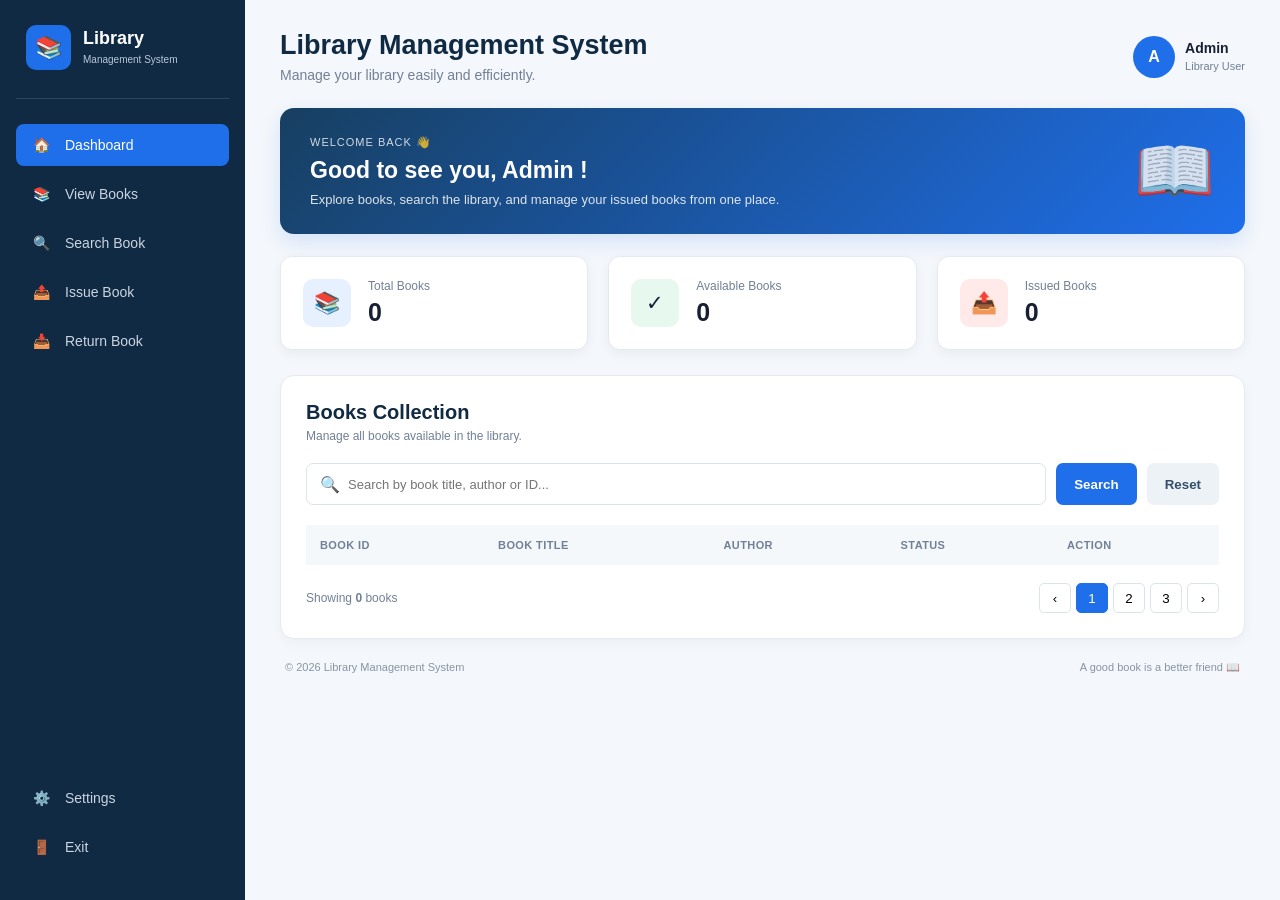
<file: Frontend/index.html>
<!DOCTYPE html>
<html lang="en">

<head>

    <meta charset="UTF-8">

    <meta name="viewport"
          content="width=device-width, initial-scale=1.0">

    <title>Library Management System</title>

    <link rel="stylesheet" href="style.css">

</head>


<body>


<!-- ================= SIDEBAR ================= -->

<aside class="sidebar">

    <div class="logo">

        <div class="logo-icon">📚</div>

        <div>
            <h2>Library</h2>
            <span>Management System</span>
        </div>

    </div>


    <nav class="menu">

        <a href="#"
           class="menu-item active"
           onclick="dashboard(); return false;">

            <span>🏠</span>
            Dashboard

        </a>


        <a href="#"
           class="menu-item"
           onclick="viewBooks(); return false;">

            <span>📚</span>
            View Books

        </a>


        <a href="#"
           class="menu-item"
           onclick="addBook(); return false;">

            <span>➕</span>
            Add Book

        </a>


        <a href="#"
           class="menu-item"
           onclick="searchBook(); return false;">

            <span>🔍</span>
            Search Book

        </a>


        <a href="#"
           class="menu-item"
           onclick="issueBook(); return false;">

            <span>📤</span>
            Issue Book

        </a>


        <a href="#"
           class="menu-item"
           onclick="returnBook(); return false;">

            <span>📥</span>
            Return Book

        </a>


        <a href="#"
           class="menu-item"
           onclick="updateBook(); return false;">

            <span>✏️</span>
            Update Book

        </a>


        <a href="#"
           class="menu-item"
           onclick="deleteBook(); return false;">

            <span>🗑️</span>
            Delete Book

        </a>

    </nav>


    <div class="sidebar-bottom">

        <a href="#"
           class="menu-item">

            <span>⚙️</span>
            Settings

        </a>


        <a href="#"
           class="menu-item logout"
           onclick="logout(); return false;">

            <span>🚪</span>
            Exit

        </a>

    </div>

</aside>



<!-- ================= MAIN ================= -->

<main class="main-content">


    <!-- TOP HEADER -->

    <header class="top-header">

        <div>

            <h1>Library Management System</h1>

            <p>
                Manage your library easily and efficiently.
            </p>

        </div>


        <div class="admin-profile">

            <div class="admin-avatar"
                 id="userAvatar">

                A

            </div>


            <div>

                <strong id="userName">
                    Admin
                </strong>

                <small id="userRole">
                    Library Administrator
                </small>

            </div>

        </div>

    </header>



    <!-- ================= WELCOME ================= -->

    <section class="welcome-card">

        <div>

            <p class="welcome-small">
                WELCOME BACK 👋
            </p>


            <h2>
                Good to see you,
                <span id="welcomeName">
                    Admin
                </span>!
            </h2>


            <p id="welcomeMessage">

                Keep your library organized and manage books,
                issues and returns from one place.

            </p>

        </div>


        <div class="welcome-icon">
            📖
        </div>

    </section>




    
<!-- ================= STATISTICS ================= -->

<section class="stats">

    <div class="stat-card blue"
         onclick="toggleBookDetails('total')"
         onclick="toggleBookDetails('available')"
         onclick="toggleBookDetails('issued')">
        <div class="stat-icon">📚</div>
        <div>
            <p>Total Books</p>
            <h2 id="totalBooks">0</h2>
        </div>
    </div>

    <div class="stat-card green"
         onclick="toggleBookDetails('available')">
        <div class="stat-icon">✓</div>
        <div>
            <p>Available Books</p>
            <h2 id="availableBooks">0</h2>
        </div>
    </div>

    <div class="stat-card red"
         onclick="toggleBookDetails('issued')">
        <div class="stat-icon">📤</div>
        <div>
            <p>Issued Books</p>
            <h2 id="issuedBooks">0</h2>
        </div>
    </div>

</section>

<!-- Statistics details appear here -->
<section id="bookDetailsPanel" style="display:none;">
    <h2 id="bookDetailsTitle">Book Details</h2>
    <div id="bookDetailsContent"></div>
</section>




    <!-- ================= BOOK SECTION ================= -->

    <section class="books-section">


        <div class="section-header">

            <div>

                <h2>
                    Books Collection
                </h2>

                <p>
                    Manage all books available in the library.
                </p>

            </div>


            <button class="add-button"
                    onclick="addBook()">

                + Add New Book

            </button>

        </div>



        <!-- SEARCH -->

        <div class="search-area">


            <div class="search-box">

                <span>🔍</span>

                <input
                    type="text"
                    id="searchInput"
                    placeholder="Search by book title, author or ID..."
                >

            </div>


            <button class="search-button">
                Search
            </button>


            <button class="reset-button">
                Reset
            </button>

        </div>



        <!-- TABLE -->

        <div class="table-container">

            <table>

                <thead>

                    <tr>

                        <th>BOOK ID</th>

                        <th>BOOK TITLE</th>

                        <th>AUTHOR</th>

                        <th>STATUS</th>

                        <th>ACTION</th>

                    </tr>

                </thead>


                <tbody id="bookTable">

                </tbody>

            </table>

        </div>

        <!-- USER-WISE ISSUED BOOKS SECTION -->
<section class="books-section" id="userIssuedBooksSection">

    <div class="section-header">
        <div>
            <h2>Users &amp; Their Issued Books</h2>
            <p>View every user's currently issued books.</p>
        </div>

        <button
            type="button"
            class="search-button"
            onclick="loadUserIssuedBooks()">
            Refresh
        </button>
    </div>

    <!-- SEARCH -->
    <div class="search-area">
        <div class="search-box">
            <span>🔍</span>

            <input
                type="text"
                id="userIssuedSearch"
                placeholder="Search user, book title, author or ID..."
                oninput="filterUserIssuedBooks()">
        </div>
    </div>

    <!-- USER-WISE BOOK TABLE -->
    <div class="table-container">
        <table>
            <thead>
                <tr>
                    <th>USER ID</th>
                    <th>USER NAME</th>
                    <th>BOOKS ISSUED</th>
                    <th>BOOK ID</th>
                    <th>BOOK TITLE</th>
                    <th>AUTHOR</th>
                    <th>ISSUE DATE</th>
                    <th>DUE DATE</th>
                </tr>
            </thead>

            <tbody id="userIssuedBooksTable">
                <tr>
                    <td colspan="8">Click Refresh to load records.</td>
                </tr>
            </tbody>
        </table>
    </div>

</section>



        <!-- FOOTER -->

        <div class="table-footer">

            <p>
                Showing
                <strong id="showingBooks">0</strong>
                books
            </p>


            <div class="pagination" id="pagination">
    <button id="prevPage" onclick="changeBookPage(-1)">‹</button>

    <button class="page-active"
            onclick="goToBookPage(1)">1</button>

    <button onclick="goToBookPage(2)">2</button>

    <button onclick="goToBookPage(3)">3</button>

    <button id="nextPage" onclick="changeBookPage(1)">›</button>
</div>

        </div>

    </section>



    <!-- ================= FOOTER ================= -->

    <footer>

        <p>
            © 2026 Library Management System
        </p>

        <p>
            A good book is a better friend 📖
        </p>

    </footer>


</main>



<script src="script.js"></script>

</body>

</html>
</file>
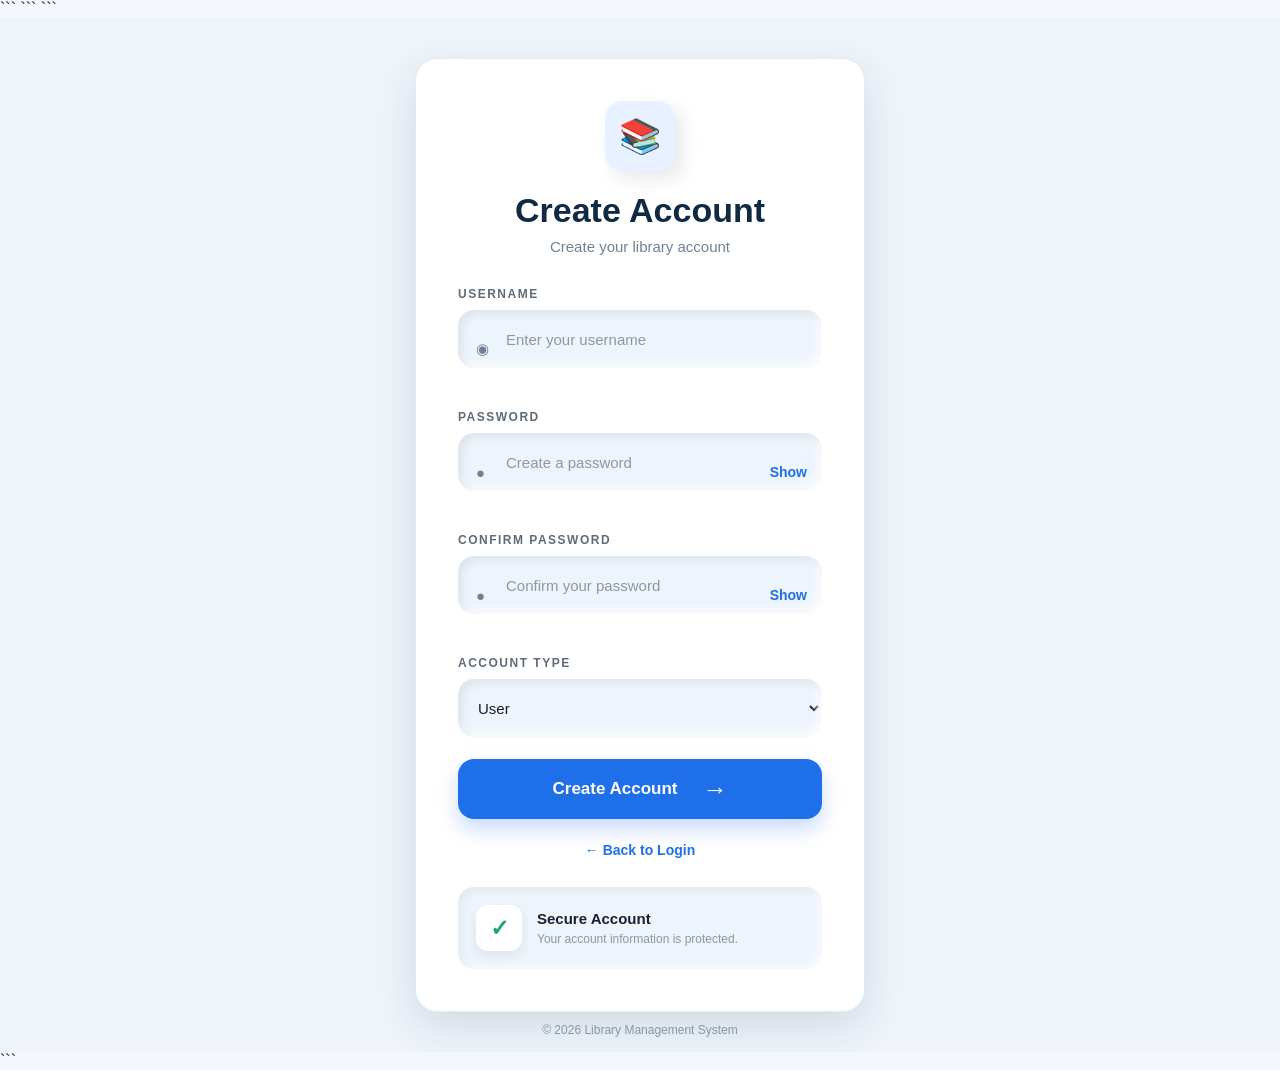
<file: Frontend/create-account.html>
<!DOCTYPE html>

<html lang="en">

<head>
    <meta charset="UTF-8">
    <meta name="viewport" content="width=device-width, initial-scale=1.0">

```
<title>Create Account - Library Management System</title>

<link rel="stylesheet" href="style.css">
```

</head>

<body>

```
<div class="login-page">

    <div class="login-box">

        <!-- Logo -->
        <div class="login-logo">
            📚
        </div>

        <!-- Heading -->
        <h1>Create Account</h1>

        <p class="login-subtitle">
            Create your library account
        </p>

        <form id="createAccountForm">

            <!-- Name -->
            <label for="accountName">
                USERNAME
            </label>

            <div class="input-wrapper">

                <span class="input-icon">◉</span>

                <input
                    type="text"
                    id="accountName"
                    placeholder="Enter your username"
                    autocomplete="username"
                    required
                >

            </div>

            <!-- Password -->
            <label for="accountPassword">
                PASSWORD
            </label>

            <div class="input-wrapper">

                <span class="input-icon">●</span>

                <input
                    type="password"
                    id="accountPassword"
                    placeholder="Create a password"
                    autocomplete="new-password"
                    required
                >

                <button
                    type="button"
                    class="show-password"
                    id="showAccountPassword"
                >
                    Show
                </button>

            </div>

            <!-- Confirm Password -->
            <label for="confirmAccountPassword">
                CONFIRM PASSWORD
            </label>

            <div class="input-wrapper">

                <span class="input-icon">●</span>

                <input
                    type="password"
                    id="confirmAccountPassword"
                    placeholder="Confirm your password"
                    autocomplete="new-password"
                    required
                >

                <button
                    type="button"
                    class="show-password"
                    id="showConfirmAccountPassword"
                >
                    Show
                </button>

            </div>

            <!-- Account Type -->
            <label for="accountRole">
                ACCOUNT TYPE
            </label>

            <select id="accountRole">

                <option value="USER">
                    User
                </option>

                <option value="ADMIN">
                    Admin
                </option>

            </select>

            <!-- Create Account Button -->
            <button
                type="submit"
                class="login-button"
            >
                <span>Create Account</span>
                <span class="login-arrow">→</span>
            </button>

            <!-- Message -->
            <p id="createAccountMessage"></p>

        </form>

        <!-- Back to Login -->
        <div style="text-align: center; margin-top: 22px;">

            <a
                href="login.html"
                style="
                    color: #1f6feb;
                    text-decoration: none;
                    font-weight: 600;
                    font-size: 14px;
                "
            >
                ← Back to Login
            </a>

        </div>

        <!-- Secure Account -->
        <div class="secure-login">

            <div class="secure-icon">
                ✓
            </div>

            <div>

                <strong>Secure Account</strong>

                <p>
                    Your account information is protected.
                </p>

            </div>

        </div>

    </div>

    <!-- Footer -->
    <div class="login-footer">
        © 2026 Library Management System
    </div>

</div>

<script src="script.js"></script>
```

</body>

</html>
</file>
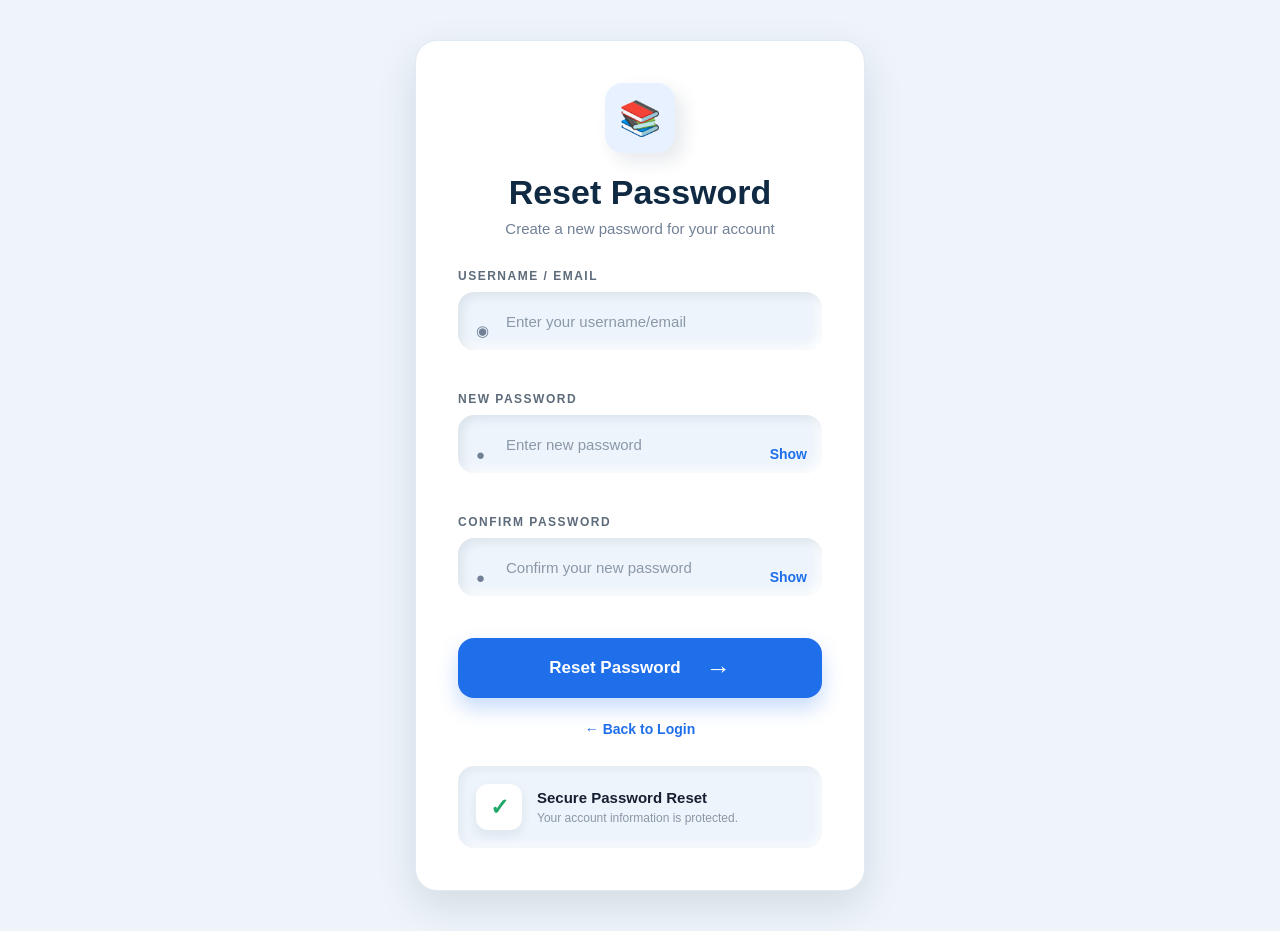
<file: Frontend/reset-password.html>
<!DOCTYPE html>
<html lang="en">

<head>
    <meta charset="UTF-8">
    <meta name="viewport" content="width=device-width, initial-scale=1.0">

    <title>Reset Password - Library Management System</title>

    <link rel="stylesheet" href="style.css">
</head>

<body>

    <div class="login-page">

        <div class="login-box">

            <!-- Logo -->
            <div class="login-logo">
                📚
            </div>

            <!-- Heading -->
            <h1>Reset Password</h1>

            <p class="login-subtitle">
                Create a new password for your account
            </p>

            <form id="resetPasswordForm">

                <!-- Username / Email -->
                <label for="resetUsername">
                    USERNAME / EMAIL
                </label>

                <div class="input-wrapper">

                    <span class="input-icon">◉</span>

                    <input
                        type="text"
                        id="resetUsername"
                        placeholder="Enter your username/email"
                        required
                    >

                </div>


                <!-- New Password -->
                <label for="newPassword">
                    NEW PASSWORD
                </label>

                <div class="input-wrapper">

                    <span class="input-icon">●</span>

                    <input
                        type="password"
                        id="newPassword"
                        placeholder="Enter new password"
                        required
                    >

                    <button
                        type="button"
                        class="show-password"
                        id="showNewPassword"
                    >
                        Show
                    </button>

                </div>


                <!-- Confirm Password -->
                <label for="confirmPassword">
                    CONFIRM PASSWORD
                </label>

                <div class="input-wrapper">

                    <span class="input-icon">●</span>

                    <input
                        type="password"
                        id="confirmPassword"
                        placeholder="Confirm your new password"
                        required
                    >

                    <button
                        type="button"
                        class="show-password"
                        id="showConfirmPassword"
                    >
                        Show
                    </button>

                </div>


                <!-- Reset Button -->
                <button
                    type="submit"
                    class="login-button"
                >
                    <span>Reset Password</span>
                    <span class="login-arrow">→</span>
                </button>

                <!-- Message -->
                <p id="resetMessage"></p>

            </form>


            <!-- Back to Login -->
            <div style="text-align: center; margin-top: 22px;">

                <a
                    href="login.html"
                    style="
                        color: #1f6feb;
                        text-decoration: none;
                        font-weight: 600;
                        font-size: 14px;
                    "
                >
                    ← Back to Login
                </a>

            </div>


            <!-- Secure Box -->
            <div class="secure-login">

                <div class="secure-icon">
                    ✓
                </div>

                <div>
                    <strong>Secure Password Reset</strong>

                    <p>
                        Your account information is protected.
                    </p>
                </div>

            </div>

        </div>

    </div>


    <script src="script.js"></script>

</body>

</html>
</file>
<file: Frontend/style.css>
* {
    margin: 0;
    padding: 0;
    box-sizing: border-box;
}

body {
    font-family: Arial, Helvetica, sans-serif;
    background: #f4f7fb;
    color: #172033;
}

/* ================= SIDEBAR ================= */

.sidebar {
    position: fixed;
    left: 0;
    top: 0;
    width: 245px;
    height: 100vh;
    background: #102a43;
    color: white;
    padding: 25px 16px;
    display: flex;
    flex-direction: column;
}

.logo {
    display: flex;
    align-items: center;
    gap: 12px;
    padding: 0 10px 28px;
    border-bottom: 1px solid rgba(255,255,255,0.12);
}

.logo-icon {
    width: 45px;
    height: 45px;
    border-radius: 10px;
    background: #1f6feb;
    display: flex;
    align-items: center;
    justify-content: center;
    font-size: 22px;
}

.logo h2 {
    font-size: 18px;
}

.logo span {
    font-size: 10px;
    color: #b9c8d8;
}

.menu {
    margin-top: 25px;
}

.menu-item {
    display: flex;
    align-items: center;
    gap: 13px;
    text-decoration: none;
    color: #cbd5e1;
    padding: 13px 14px;
    margin-bottom: 7px;
    border-radius: 8px;
    font-size: 14px;
    transition: 0.2s;
}

.menu-item span {
    width: 22px;
    text-align: center;
}

.menu-item:hover {
    background: #173f61;
    color: white;
}

.menu-item.active {
    background: #1f6feb;
    color: white;
}

.sidebar-bottom {
    margin-top: auto;
}

/* ================= MAIN ================= */

.main-content {
    margin-left: 245px;
    padding: 30px 35px;
    min-height: 100vh;
}

/* ================= HEADER ================= */

.top-header {
    display: flex;
    justify-content: space-between;
    align-items: center;
    margin-bottom: 25px;
}

.top-header h1 {
    font-size: 27px;
    color: #102a43;
}

.top-header p {
    color: #718096;
    margin-top: 6px;
    font-size: 14px;
}

.admin-profile {
    display: flex;
    align-items: center;
    gap: 10px;
}

.admin-avatar {
    width: 42px;
    height: 42px;
    border-radius: 50%;
    background: #1f6feb;
    color: white;
    display: flex;
    align-items: center;
    justify-content: center;
    font-weight: bold;
}

.admin-profile strong {
    display: block;
    font-size: 14px;
}

.admin-profile small {
    color: #718096;
    font-size: 11px;
}

/* ================= WELCOME ================= */

.welcome-card {
    background: linear-gradient(135deg, #173f61, #1f6feb);
    color: white;
    border-radius: 14px;
    padding: 25px 30px;
    display: flex;
    justify-content: space-between;
    align-items: center;
    margin-bottom: 22px;
    box-shadow: 0 8px 20px rgba(31,111,235,0.15);
}

.welcome-small {
    font-size: 11px;
    letter-spacing: 1px;
    opacity: 0.8;
}

.welcome-card h2 {
    margin: 8px 0;
    font-size: 23px;
}

.welcome-card p:last-child {
    font-size: 13px;
    opacity: 0.85;
}

.welcome-icon {
    font-size: 65px;
    opacity: 0.85;
}

/* ================= STATISTICS ================= */

.stats {
    display: grid;
    grid-template-columns: repeat(3, 1fr);
    gap: 20px;
    margin-bottom: 25px;
}

.stat-card {
    background: white;
    border-radius: 12px;
    padding: 22px;
    display: flex;
    align-items: center;
    gap: 17px;
    border: 1px solid #e5eaf0;
    box-shadow: 0 4px 12px rgba(16,42,67,0.05);
}

.stat-icon {
    width: 48px;
    height: 48px;
    border-radius: 10px;
    display: flex;
    align-items: center;
    justify-content: center;
    font-size: 21px;
}

.stat-card.blue .stat-icon {
    background: #e7f0ff;
}

.stat-card.green .stat-icon {
    background: #e7f8ef;
}

.stat-card.red .stat-icon {
    background: #ffe9e9;
}

.stat-card p {
    color: #718096;
    font-size: 12px;
    margin-bottom: 5px;
}

.stat-card h2 {
    font-size: 25px;
    color: #172033;
}

/* ================= BOOK SECTION ================= */

.books-section {
    background: white;
    border: 1px solid #e5eaf0;
    border-radius: 14px;
    padding: 25px;
    box-shadow: 0 4px 12px rgba(16,42,67,0.04);
}

.section-header {
    display: flex;
    justify-content: space-between;
    align-items: center;
    margin-bottom: 20px;
}

.section-header h2 {
    color: #102a43;
    font-size: 20px;
}

.section-header p {
    color: #718096;
    font-size: 12px;
    margin-top: 5px;
}

.add-button {
    border: none;
    background: #1f6feb;
    color: white;
    padding: 11px 17px;
    border-radius: 7px;
    cursor: pointer;
    font-weight: bold;
}

.add-button:hover {
    background: #1558bd;
}

/* ================= SEARCH ================= */

.search-area {
    display: flex;
    gap: 10px;
    margin-bottom: 20px;
}

.search-box {
    flex: 1;
    display: flex;
    align-items: center;
    gap: 8px;
    border: 1px solid #dce3eb;
    border-radius: 7px;
    padding: 0 13px;
    height: 42px;
}

.search-box input {
    border: none;
    outline: none;
    width: 100%;
    font-size: 13px;
}

.search-button,
.reset-button {
    border: none;
    border-radius: 7px;
    padding: 0 18px;
    cursor: pointer;
    font-weight: bold;
}

.search-button {
    background: #1f6feb;
    color: white;
}

.reset-button {
    background: #edf2f7;
    color: #334e68;
}

/* ================= TABLE ================= */

.table-container {
    overflow-x: auto;
}

table {
    width: 100%;
    border-collapse: collapse;
}

thead {
    background: #f5f8fb;
}

th {
    text-align: left;
    color: #718096;
    font-size: 11px;
    padding: 14px;
    letter-spacing: 0.4px;
}

td {
    padding: 16px 14px;
    border-top: 1px solid #edf1f5;
    font-size: 13px;
}

td strong {
    color: #243b53;
}

.status {
    padding: 5px 10px;
    border-radius: 20px;
    font-size: 11px;
    font-weight: bold;
}

.status.available {
    background: #e7f8ef;
    color: #17834b;
}

.status.issued {
    background: #ffe9e9;
    color: #c53030;
}

.action-button {
    border: none;
    background: transparent;
    font-size: 20px;
    cursor: pointer;
    color: #718096;
}

/* ================= FOOTER ================= */

.table-footer {
    display: flex;
    justify-content: space-between;
    align-items: center;
    margin-top: 18px;
}

.table-footer p {
    color: #718096;
    font-size: 12px;
}

.pagination {
    display: flex;
    gap: 5px;
}

.pagination button {
    border: 1px solid #dce3eb;
    background: white;
    width: 32px;
    height: 30px;
    border-radius: 5px;
    cursor: pointer;
}

.pagination button:hover,
.pagination .page-active {
    background: #1f6feb;
    color: white;
    border-color: #1f6feb;
}

/* ================= FOOTER ================= */

footer {
    display: flex;
    justify-content: space-between;
    color: #8795a1;
    font-size: 11px;
    padding: 22px 5px;
}

/* ================= RESPONSIVE ================= */

@media (max-width: 900px) {

    .sidebar {
        width: 200px;
    }

    .main-content {
        margin-left: 200px;
    }

    .stats {
        grid-template-columns: 1fr;
    }
}

@media (max-width: 650px) {

    .sidebar {
        position: relative;
        width: 100%;
        height: auto;
    }

    .main-content {
        margin-left: 0;
        padding: 20px;
    }

    .top-header,
    .section-header {
        flex-direction: column;
        align-items: flex-start;
        gap: 15px;
    }
}



.login-box form {
    display: flex;
    flex-direction: column;
}

.login-box label {
    color: #102a43;
    font-size: 14px;
    font-weight: 600;
    margin-bottom: 8px;
}

.login-box input,
.login-box select {
    width: 100%;
    padding: 13px 14px;
    margin-bottom: 20px;
    border: 1px solid #d9e2ec;
    border-radius: 8px;
    background: #ffffff;
    color: #172033;
    font-size: 14px;
    outline: none;
}

.login-box input:focus,
.login-box select:focus {
    border-color: #1f6feb;
    box-shadow: 0 0 0 3px rgba(31, 111, 235, 0.10);
}

.login-options {
    margin-bottom: 22px;
}

.login-box .remember {
    display: flex;
    align-items: center;
    gap: 8px;
    font-weight: 400;
    color: #718096;
    margin: 0;
}

.login-box .remember input {
    width: auto;
    margin: 0;
}

.login-button {
    width: 100%;
    padding: 13px;
    border: none;
    border-radius: 8px;
    background: #1f6feb;
    color: white;
    font-size: 15px;
    font-weight: 600;
    cursor: pointer;
    transition: 0.2s;
}

.login-button:hover {
    background: #155dcc;
    transform: translateY(-1px);
}

#loginMessage {
    text-align: center;
    margin-top: 15px;
    font-size: 14px;
}

/* =========================================
   MODERN LOGIN PAGE
   ========================================= */

.login-page {
    min-height: 100vh;
    background: #eef4fa;
    display: flex;
    justify-content: center;
    align-items: center;
    padding: 40px 20px;
    position: relative;
    overflow: auto;
}

.login-box {
    width: 450px;
    max-width: 100%;
    background: #ffffff;
    padding: 42px;
    border-radius: 22px;
    box-shadow: 0 15px 40px rgba(16, 42, 67, 0.12);
    border: 1px solid #e1e9f2;
}

.login-logo {
    width: 70px;
    height: 70px;
    margin: 0 auto 20px;

    display: flex;
    justify-content: center;
    align-items: center;

    background: #e8f1ff;
    border-radius: 18px;

    font-size: 34px;

    box-shadow:
        8px 8px 18px rgba(16, 42, 67, 0.10),
        -8px -8px 18px rgba(255, 255, 255, 0.9);
}

.login-box h1 {
    text-align: center;
    color: #102a43;
    font-size: 34px;
    margin-bottom: 8px;
}

.login-subtitle {
    text-align: center;
    color: #718096;
    font-size: 15px;
    margin-bottom: 32px;
}


/* Labels */

.login-box form > label {
    display: block;
    color: #5d6b7a;
    font-size: 12px;
    font-weight: 700;
    letter-spacing: 1.5px;
    margin-bottom: 9px;
}


/* Input Wrapper */

.input-wrapper {
    position: relative;
    width: 100%;
    margin-bottom: 22px;
}

.input-wrapper input {
    width: 100%;
    height: 58px;

    padding: 0 75px 0 48px;

    border: none;
    border-radius: 16px;

    background: #edf4fb;

    color: #172033;
    font-size: 15px;

    outline: none;

    box-shadow:
        inset 4px 4px 10px rgba(16, 42, 67, 0.08),
        inset -4px -4px 10px rgba(255, 255, 255, 0.9);
}

.input-wrapper input:focus {
    box-shadow:
        0 0 0 2px #1f6feb,
        inset 4px 4px 10px rgba(16, 42, 67, 0.06);
}

.input-wrapper input::placeholder {
    color: #8b98a8;
}


/* Input Icon */

.input-icon {
    position: absolute;

    left: 18px;
    top: 50%;

    transform: translateY(-50%);

    color: #718096;
    font-size: 15px;

    z-index: 2;
}


/* Show Password */

.show-password {
    position: absolute;

    right: 15px;
    top: 50%;

    transform: translateY(-50%);

    border: none;
    background: transparent;

    color: #1f6feb;

    font-size: 14px;
    font-weight: 700;

    cursor: pointer;
}


/* Role Select */

.login-box select {
    width: 100%;
    height: 58px;

    padding: 0 16px;

    margin-bottom: 22px;

    border: none;
    border-radius: 16px;

    background: #edf4fb;

    color: #172033;
    font-size: 15px;

    outline: none;

    box-shadow:
        inset 4px 4px 10px rgba(16, 42, 67, 0.08),
        inset -4px -4px 10px rgba(255, 255, 255, 0.9);

    cursor: pointer;
}


/* Remember + Forgot */

.login-options {
    display: flex;
    justify-content: space-between;
    align-items: center;

    margin-bottom: 25px;
}

.remember {
    display: flex !important;
    align-items: center;
    gap: 8px;

    margin: 0 !important;

    color: #718096 !important;
    font-size: 14px !important;
    font-weight: 400 !important;
    letter-spacing: 0 !important;
}

.remember input {
    width: 18px;
    height: 18px;

    accent-color: #1f6feb;

    cursor: pointer;
}

.forgot-password {
    border: none;
    background: transparent;

    color: #1f6feb;

    font-size: 14px;
    font-weight: 600;

    cursor: pointer;
}

.forgot-password:hover {
    text-decoration: underline;
}


/* Sign In Button */

.login-button {
    width: 100%;
    height: 60px;

    border: none;
    border-radius: 16px;

    background: #1f6feb;
    color: white;

    display: flex;
    align-items: center;
    justify-content: center;
    gap: 25px;

    font-size: 17px;
    font-weight: 700;

    cursor: pointer;

    box-shadow: 0 10px 20px rgba(31, 111, 235, 0.25);

    transition: 0.2s;
}

.login-button:hover {
    background: #155dcc;
    transform: translateY(-2px);
}

.login-arrow {
    font-size: 25px;
}


/* Message */

#loginMessage {
    text-align: center;
    margin-top: 16px;

    font-size: 14px;
    font-weight: 600;
}


/* Secure Login */

.secure-login {
    margin-top: 28px;

    padding: 18px;

    border-radius: 16px;

    background: #edf4fb;

    display: flex;
    align-items: center;
    gap: 15px;

    box-shadow:
        inset 3px 3px 8px rgba(16, 42, 67, 0.06),
        inset -3px -3px 8px rgba(255, 255, 255, 0.8);
}

.secure-icon {
    width: 46px;
    height: 46px;

    border-radius: 12px;

    background: #ffffff;

    display: flex;
    justify-content: center;
    align-items: center;

    color: #20a86b;
    font-size: 23px;
    font-weight: bold;

    box-shadow: 0 5px 12px rgba(16, 42, 67, 0.08);
}

.secure-login strong {
    color: #172033;
    font-size: 15px;
}

.secure-login p {
    margin-top: 4px;

    color: #8a97a6;
    font-size: 12px;
}


/* Dark Mode Button */

.dark-mode-button {
    position: fixed;

    bottom: 25px;
    left: 25px;

    padding: 13px 22px;

    border: none;
    border-radius: 25px;

    background: white;
    color: #1f6feb;

    font-size: 14px;
    font-weight: 700;

    cursor: pointer;

    box-shadow: 0 8px 20px rgba(16, 42, 67, 0.12);
}


/* Footer */

.login-footer {
    position: absolute;

    bottom: 15px;

    color: #8a97a6;

    font-size: 12px;
}


/* =========================================
   LOGIN DARK MODE
   ========================================= */

body.login-dark .login-page {
    background: #101b2d;
}

body.login-dark .login-box {
    background: #17263a;
    border-color: #263b54;
}

body.login-dark .login-box h1 {
    color: #ffffff;
}

body.login-dark .login-subtitle,
body.login-dark .login-box form > label {
    color: #aebdce;
}

body.login-dark .input-wrapper input,
body.login-dark .login-box select,
body.login-dark .secure-login {
    background: #20334a;
    color: #ffffff;
}

body.login-dark .input-wrapper input::placeholder {
    color: #91a1b3;
}

body.login-dark .secure-login strong {
    color: #ffffff;
}

body.login-dark .dark-mode-button {
    background: #20334a;
    color: #ffffff;
}


/* =========================================
   MOBILE LOGIN
   ========================================= */

@media (max-width: 600px) {

    .login-page {
        padding: 25px 15px 80px;
    }

    .login-box {
        padding: 30px 22px;
        border-radius: 20px;
    }

    .login-box h1 {
        font-size: 29px;
    }

    .login-subtitle {
        font-size: 14px;
    }

    .login-options {
        gap: 10px;
    }

    .forgot-password {
        font-size: 13px;
    }

    .dark-mode-button {
        left: 15px;
        bottom: 15px;
    }

    .login-footer {
        display: none;
    }
}


/* 
/* ================= DARK MODE ================= */

body.dark-mode {
    background-color: #121826;
    color: #f1f5f9;
}

body.dark-mode .login-box {
    background-color: #1e293b;
    color: #f1f5f9;
    border-color: #334155;
}

body.dark-mode .login-subtitle,
body.dark-mode .secure-login p {
    color: #cbd5e1;
}

body.dark-mode input,
body.dark-mode select {
    background-color: #0f172a;
    color: #f1f5f9;
    border-color: #475569;
}

body.dark-mode label {
    color: #e2e8f0;
}

body.dark-mode .secure-login {
    background-color: #263449;
}

.dark-mode-button {
    cursor: pointer;
    padding: 10px 16px;
    border: 1px solid #cbd5e1;
    border-radius: 8px;
    background-color: #ffffff;
    color: #1e293b;
    font-size: 14px;
    font-weight: 600;
}

body.dark-mode .dark-mode-button {
    background-color: #334155;
    color: #ffffff;
    border-color: #475569;
}

body.dark-mode .login-footer {
    color: #cbd5e1;
} 

/* Dark Mode Fix */

body.dark-mode .login-page {
    background-color: #121826 !important;
    color: #f1f5f9;
    min-height: 100vh;
}

body.dark-mode .login-box h1 {
    color: #f1f5f9 !important;
}

body.dark-mode .login-subtitle {
    color: #cbd5e1 !important;
}

body.dark-mode .login-footer {
    color: #cbd5e1 !important;
}


/* Clickable statistics cards */
.stat-card {
    cursor: pointer;
    transition: transform 0.2s ease, box-shadow 0.2s ease;
}

.stat-card:hover {
    transform: translateY(-3px);
    box-shadow: 0 6px 18px rgba(0, 0, 0, 0.10);
}

/* Details panel */
#bookDetailsPanel {
    margin-top: 20px;
    padding: 22px;
    background: white;
    border-radius: 14px;
    box-shadow: 0 4px 15px rgba(0, 0, 0, 0.07);
}

#bookDetailsContent {
    margin-top: 15px;
    overflow-x: auto;
}
</file>
